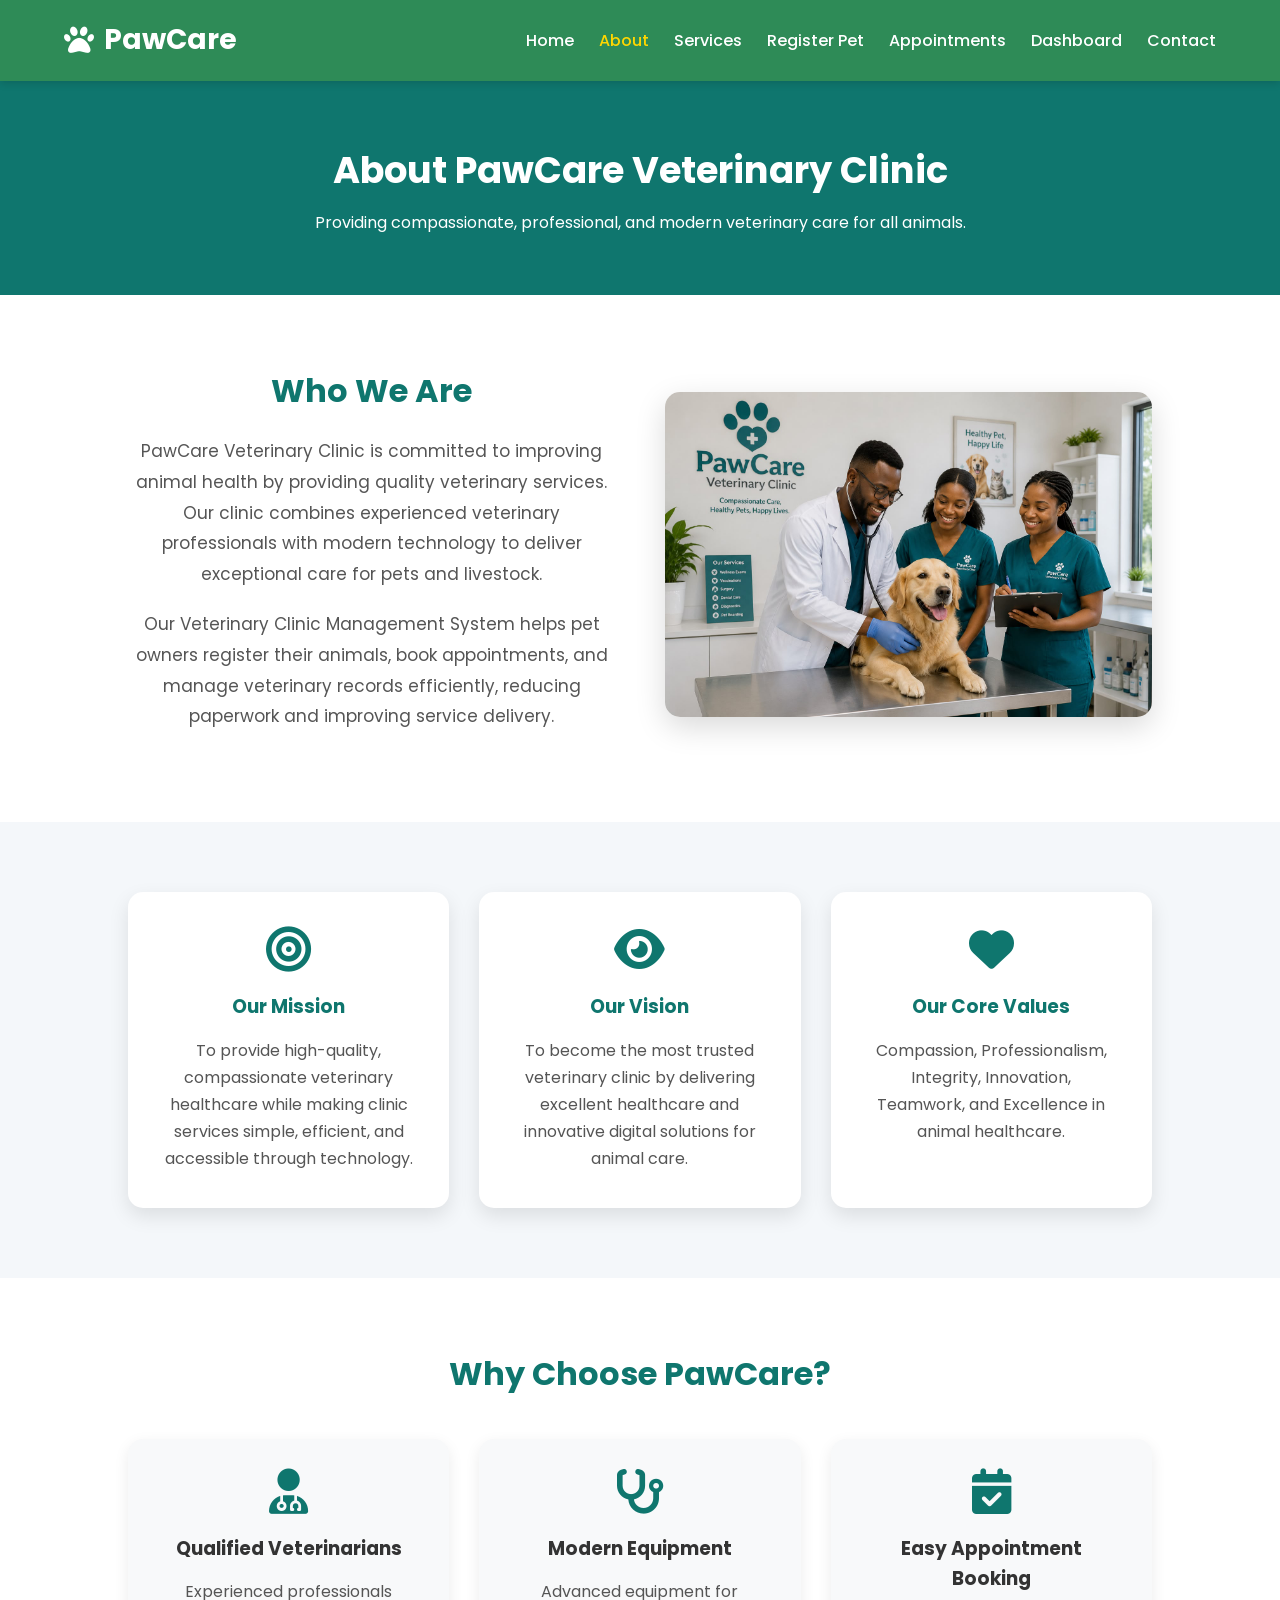
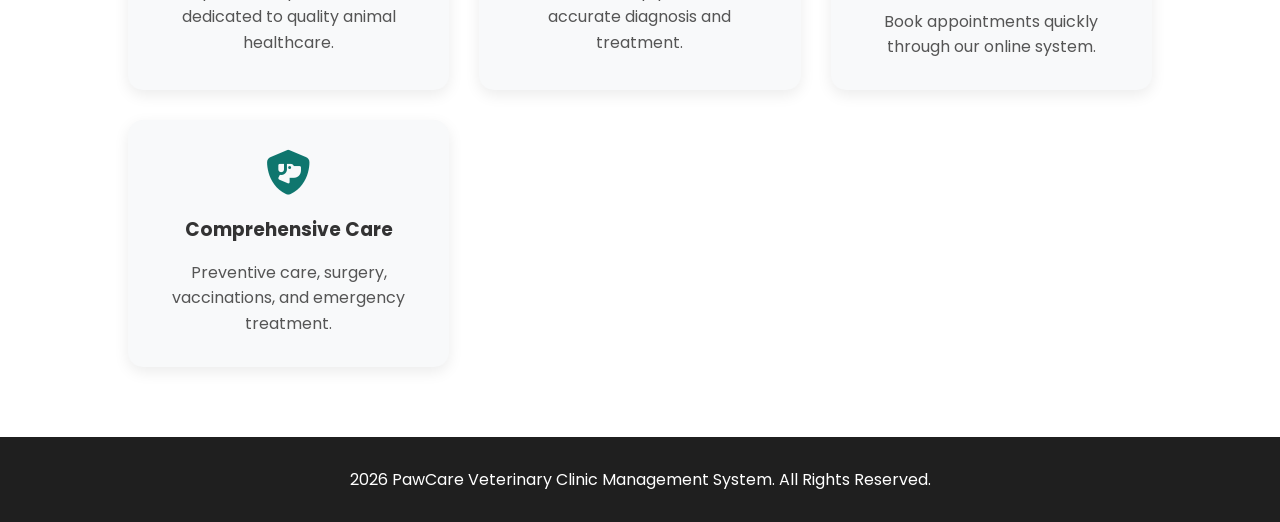
<file: about.html>
<!doctype html>
<html lang="en">
  <head>
    <meta charset="UTF-8" />
    <meta name="viewport" content="width=device-width, initial-scale=1.0" />
    <title>About Us | PawCare Veterinary Clinic</title>

    <link rel="preconnect" href="https://fonts.googleapis.com" />
    <link rel="preconnect" href="https://fonts.gstatic.com" crossorigin />

    <link
      href="https://fonts.googleapis.com/css2?family=Poppins:wght@300;400;500;600;700&display=swap"
      rel="stylesheet"
    />

    <!-- Font Awesome -->
    <link
      rel="stylesheet"
      href="https://cdnjs.cloudflare.com/ajax/libs/font-awesome/6.6.0/css/all.min.css"
    />

    <link rel="stylesheet" href="css/styles.css" />
  </head>

  <body>
    <header>
      <nav class="navbar">
        <div class="logo">
          <i class="fa-solid fa-paw"></i>
          <h2>PawCare</h2>
        </div>

        <ul class="nav-links">
          <li><a href="index.html">Home</a></li>
          <li><a href="about.html" class="active">About</a></li>
          <li><a href="services.html">Services</a></li>
          <li><a href="register.html">Register Pet</a></li>
          <li><a href="appointment.html">Appointments</a></li>
          <li><a href="dashboard.html">Dashboard</a></li>
          <li><a href="contact.html">Contact</a></li>
        </ul>
      </nav>
    </header>

    <!-- Hero -->

    <section class="page-header">
      <h1>About PawCare Veterinary Clinic</h1>

      <p>
        Providing compassionate, professional, and modern veterinary care for
        all animals.
      </p>
    </section>

    <!-- About -->

    <section class="about-section">
      <div class="about-content">
        <div class="about-text">
          <h2>Who We Are</h2>

          <p>
            PawCare Veterinary Clinic is committed to improving animal health by
            providing quality veterinary services. Our clinic combines
            experienced veterinary professionals with modern technology to
            deliver exceptional care for pets and livestock.
          </p>

          <p>
            Our Veterinary Clinic Management System helps pet owners register
            their animals, book appointments, and manage veterinary records
            efficiently, reducing paperwork and improving service delivery.
          </p>
        </div>

        <div class="about-image">
          <img src="images/vet-team.jpg" alt="Veterinary Team" />
        </div>
      </div>
    </section>

    <section class="mission-section">
      <div class="mission-card">
        <i class="fa-solid fa-bullseye"></i>

        <h3>Our Mission</h3>

        <p>
          To provide high-quality, compassionate veterinary healthcare while
          making clinic services simple, efficient, and accessible through
          technology.
        </p>
      </div>

      <div class="mission-card">
        <i class="fa-solid fa-eye"></i>

        <h3>Our Vision</h3>

        <p>
          To become the most trusted veterinary clinic by delivering excellent
          healthcare and innovative digital solutions for animal care.
        </p>
      </div>

      <div class="mission-card">
        <i class="fa-solid fa-heart"></i>

        <h3>Our Core Values</h3>

        <p>
          Compassion, Professionalism, Integrity, Innovation, Teamwork, and
          Excellence in animal healthcare.
        </p>
      </div>
    </section>

    <!-- Why Choose Us -->

    <section class="why-us">
      <h2>Why Choose PawCare?</h2>

      <div class="features">
        <div class="feature-box">
          <i class="fa-solid fa-user-doctor"></i>
          <h3>Qualified Veterinarians</h3>
          <p>
            Experienced professionals dedicated to quality animal healthcare.
          </p>
        </div>

        <div class="feature-box">
          <i class="fa-solid fa-stethoscope"></i>
          <h3>Modern Equipment</h3>
          <p>Advanced equipment for accurate diagnosis and treatment.</p>
        </div>

        <div class="feature-box">
          <i class="fa-solid fa-calendar-check"></i>
          <h3>Easy Appointment Booking</h3>
          <p>Book appointments quickly through our online system.</p>
        </div>

        <div class="feature-box">
          <i class="fa-solid fa-shield-dog"></i>
          <h3>Comprehensive Care</h3>
          <p>
            Preventive care, surgery, vaccinations, and emergency treatment.
          </p>
        </div>
      </div>
    </section>

    <footer>
      <p>
        2026 PawCare Veterinary Clinic Management System. All Rights Reserved.
      </p>
    </footer>
  </body>
</html>
</file>
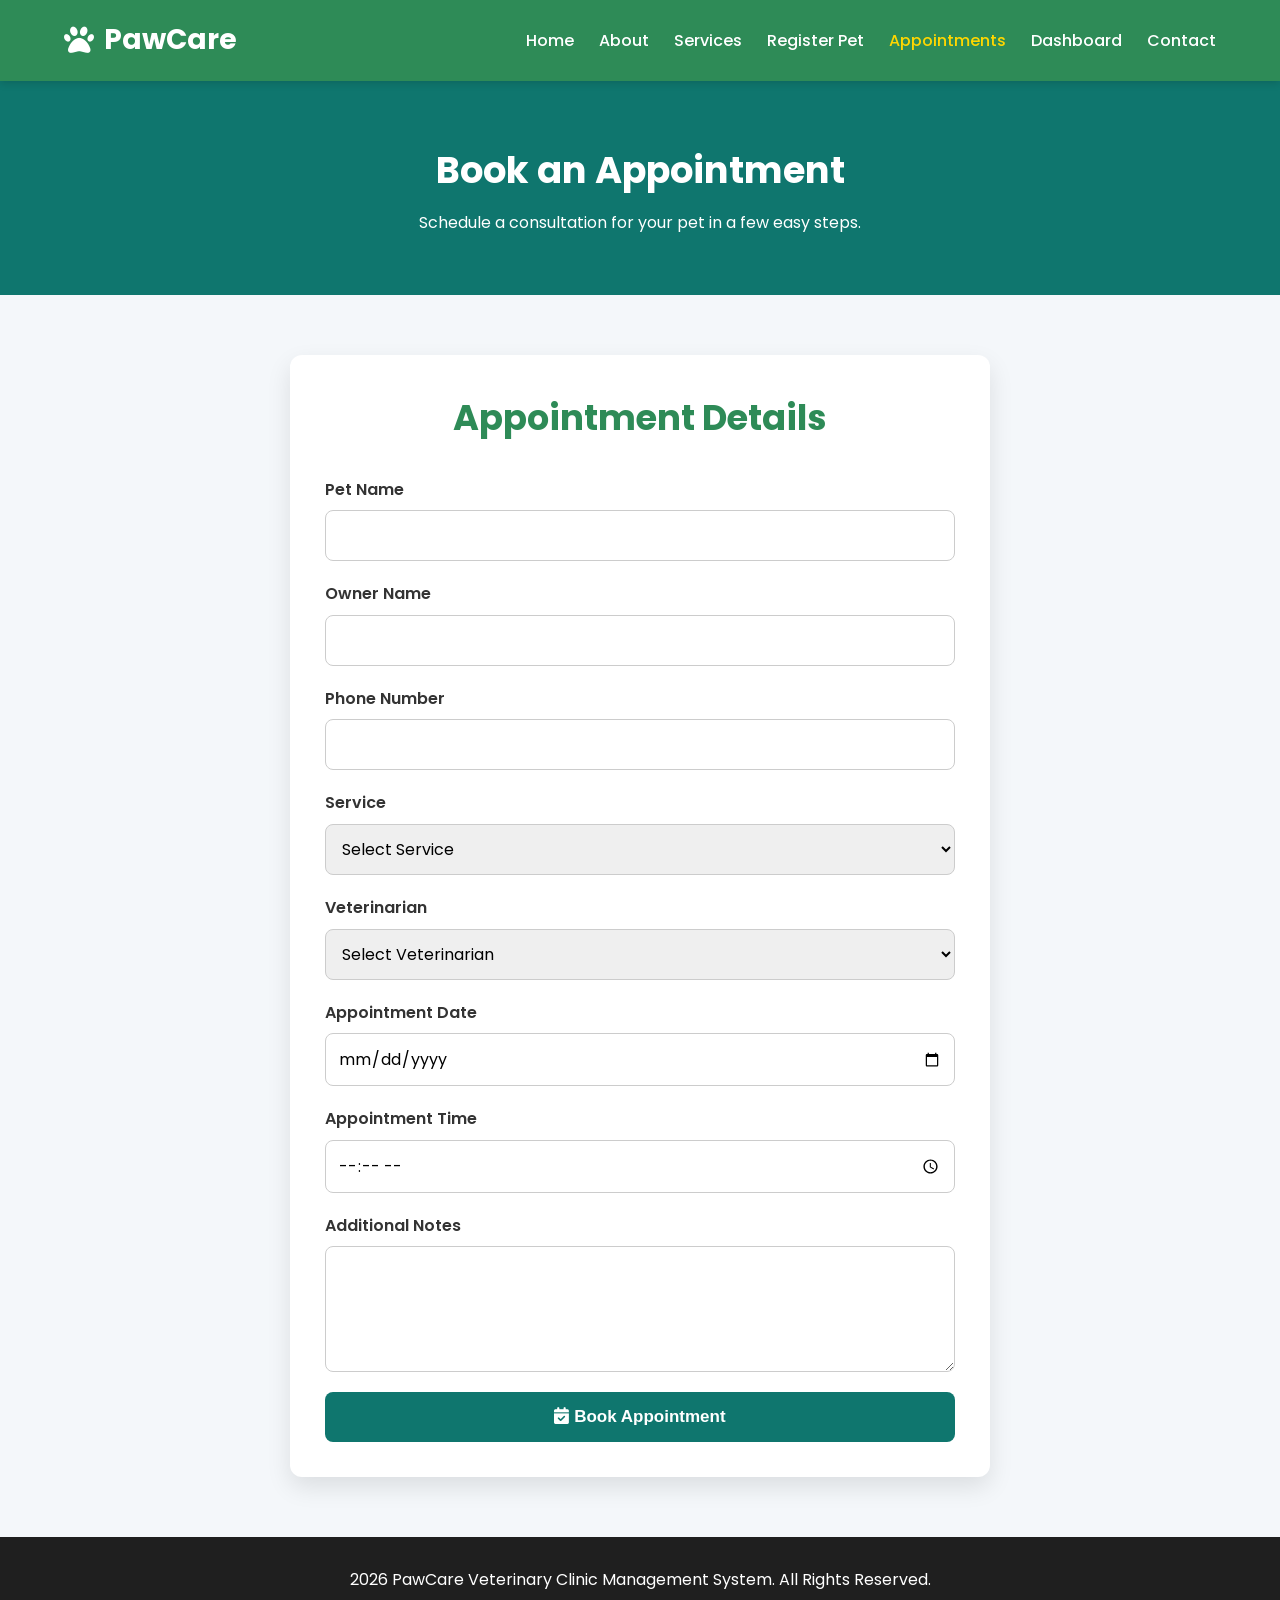
<file: appointment.html>
<!doctype html>
<html lang="en">
  <head>
    <meta charset="UTF-8" />
    <meta name="viewport" content="width=device-width, initial-scale=1.0" />
    <title>Book Appointment | PawCare</title>

    <!-- Google Fonts -->
    <link rel="preconnect" href="https://fonts.googleapis.com" />
    <link rel="preconnect" href="https://fonts.gstatic.com" crossorigin />
    <link
      href="https://fonts.googleapis.com/css2?family=Poppins:wght@300;400;500;600;700&display=swap"
      rel="stylesheet"
    />

    <!-- Font Awesome -->
    <link
      rel="stylesheet"
      href="https://cdnjs.cloudflare.com/ajax/libs/font-awesome/6.6.0/css/all.min.css"
    />

    <!-- CSS -->
    <link rel="stylesheet" href="css/styles.css" />
  </head>

  <body>
    <!-- ================= HEADER ================= -->

    <header>
      <nav class="navbar">
        <div class="logo">
          <i class="fa-solid fa-paw"></i>
          <h2>PawCare</h2>
        </div>

        <ul class="nav-links">
          <li><a href="index.html">Home</a></li>
          <li><a href="about.html">About</a></li>
          <li><a href="services.html">Services</a></li>
          <li><a href="register.html">Register Pet</a></li>
          <li><a href="appointment.html" class="active">Appointments</a></li>
          <li><a href="dashboard.html">Dashboard</a></li>
          <li><a href="contact.html">Contact</a></li>
        </ul>
      </nav>
    </header>

    <!-- ================= PAGE HEADER ================= -->

    <section class="page-header">
      <h1>Book an Appointment</h1>
      <p>Schedule a consultation for your pet in a few easy steps.</p>
    </section>

    <!-- ================= APPOINTMENT FORM ================= -->

    <section class="appointment">
      <div class="form-container">
        <form id="appointmentForm">
          <h2>Appointment Details</h2>

          <div class="input-group">
            <label for="petName">Pet Name</label>
            <input type="text" id="petName" required />
          </div>

          <div class="input-group">
            <label for="ownerName">Owner Name</label>
            <input type="text" id="ownerName" required />
          </div>

          <div class="input-group">
            <label for="phone">Phone Number</label>
            <input type="tel" id="phone" required />
          </div>

          <div class="input-group">
            <label for="service">Service</label>

            <select id="service" required>
              <option value="">Select Service</option>
              <option>Vaccination</option>
              <option>General Check-up</option>
              <option>Surgery</option>
              <option>Dental Care</option>
              <option>Emergency Care</option>
              <option>Deworming</option>
            </select>
          </div>

          <div class="input-group">
            <label for="doctor">Veterinarian</label>

            <select id="doctor" required>
              <option value="">Select Veterinarian</option>
              <option>Dr. James</option>
              <option>Dr. Sarah</option>
              <option>Dr. Peter</option>
            </select>
          </div>

          <div class="input-group">
            <label for="date">Appointment Date</label>
            <input type="date" id="date" required />
          </div>

          <div class="input-group">
            <label for="time">Appointment Time</label>
            <input type="time" id="time" required />
          </div>

          <div class="input-group">
            <label for="notes">Additional Notes</label>
            <textarea id="notes" rows="4"></textarea>
          </div>

          <button type="submit" class="btn">
            <i class="fa-solid fa-calendar-check"></i>
            Book Appointment
          </button>
        </form>
      </div>
    </section>

    <!-- ================= FOOTER ================= -->

    <footer>
      <p>
        2026 PawCare Veterinary Clinic Management System. All Rights Reserved.
      </p>
    </footer>

    <script src="appointment.js"></script>
  </body>
</html>
</file>
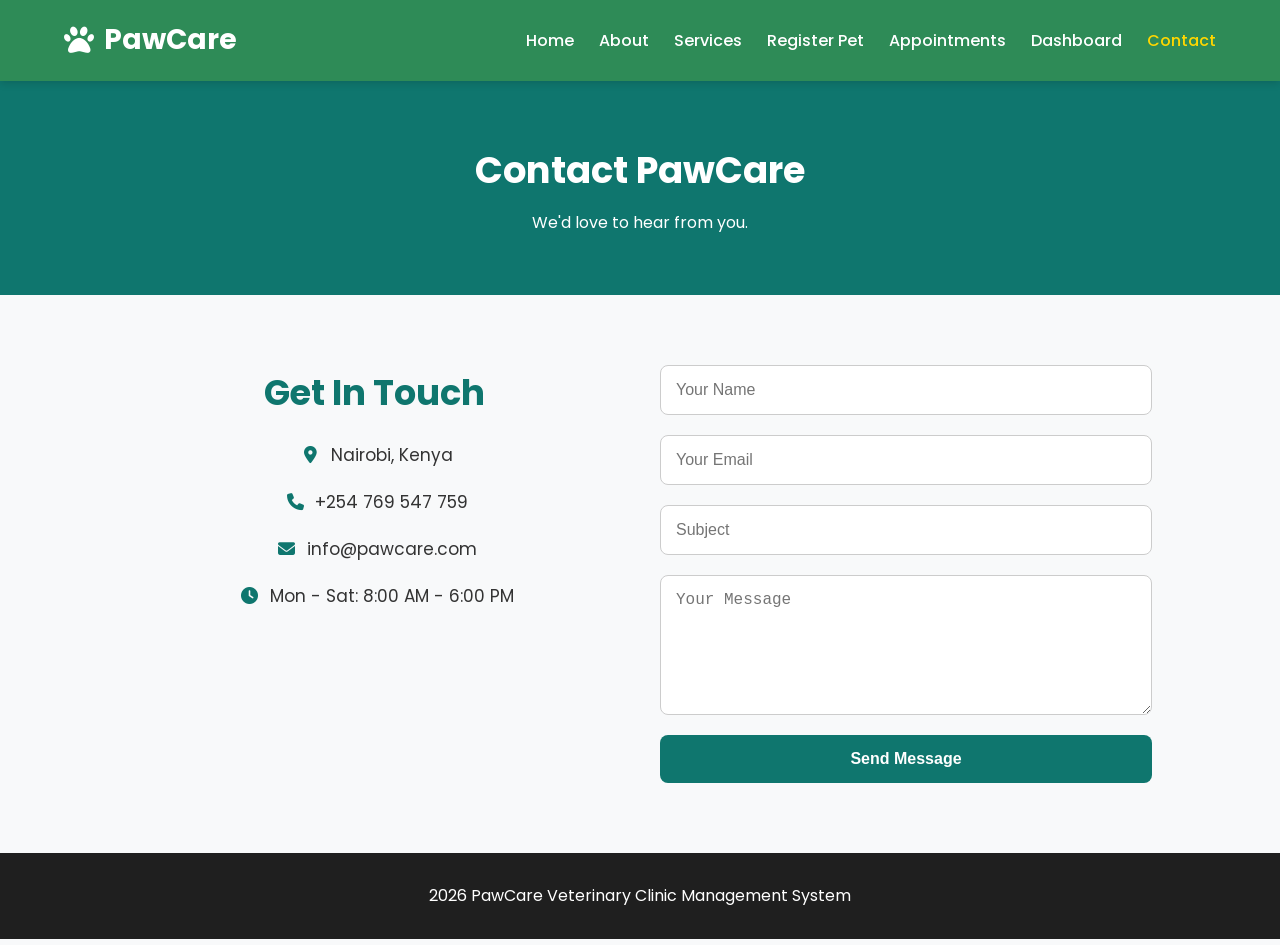
<file: contact.html>
<!doctype html>
<html lang="en">
  <head>
    <meta charset="UTF-8" />
    <meta name="viewport" content="width=device-width, initial-scale=1.0" />
    <title>Contact Us | PawCare</title>

    <link rel="preconnect" href="https://fonts.googleapis.com" />
    <link rel="preconnect" href="https://fonts.gstatic.com" crossorigin />

    <link
      href="https://fonts.googleapis.com/css2?family=Poppins:wght@300;400;500;600;700&display=swap"
      rel="stylesheet"
    />

    <link
      rel="stylesheet"
      href="https://cdnjs.cloudflare.com/ajax/libs/font-awesome/6.6.0/css/all.min.css"
    />

    <link rel="stylesheet" href="css/styles.css" />
  </head>

  <body>
    <header>
      <nav class="navbar">
        <div class="logo">
          <i class="fa-solid fa-paw"></i>
          <h2>PawCare</h2>
        </div>

        <ul class="nav-links">
          <li><a href="index.html">Home</a></li>
          <li><a href="about.html">About</a></li>
          <li><a href="services.html">Services</a></li>
          <li><a href="register.html">Register Pet</a></li>
          <li><a href="appointment.html">Appointments</a></li>
          <li><a href="dashboard.html">Dashboard</a></li>
          <li><a href="contact.html" class="active">Contact</a></li>
        </ul>
      </nav>
    </header>

    <section class="page-header">
      <h1>Contact PawCare</h1>

      <p>We'd love to hear from you.</p>
    </section>

    <section class="contact-container">
      <div class="contact-info">
        <h2>Get In Touch</h2>

        <p><i class="fa-solid fa-location-dot"></i> Nairobi, Kenya</p>

        <p><i class="fa-solid fa-phone"></i> +254 769 547 759</p>

        <p><i class="fa-solid fa-envelope"></i> info@pawcare.com</p>

        <p><i class="fa-solid fa-clock"></i> Mon - Sat: 8:00 AM - 6:00 PM</p>
      </div>

      <div class="contact-form">
        <form>
          <input type="text" placeholder="Your Name" required />

          <input type="email" placeholder="Your Email" required />

          <input type="text" placeholder="Subject" required />

          <textarea rows="6" placeholder="Your Message"></textarea>

          <button type="submit" class="btn">Send Message</button>
        </form>
      </div>
    </section>

    <footer>
      <p>2026 PawCare Veterinary Clinic Management System</p>
    </footer>
  </body>
</html>
</file>
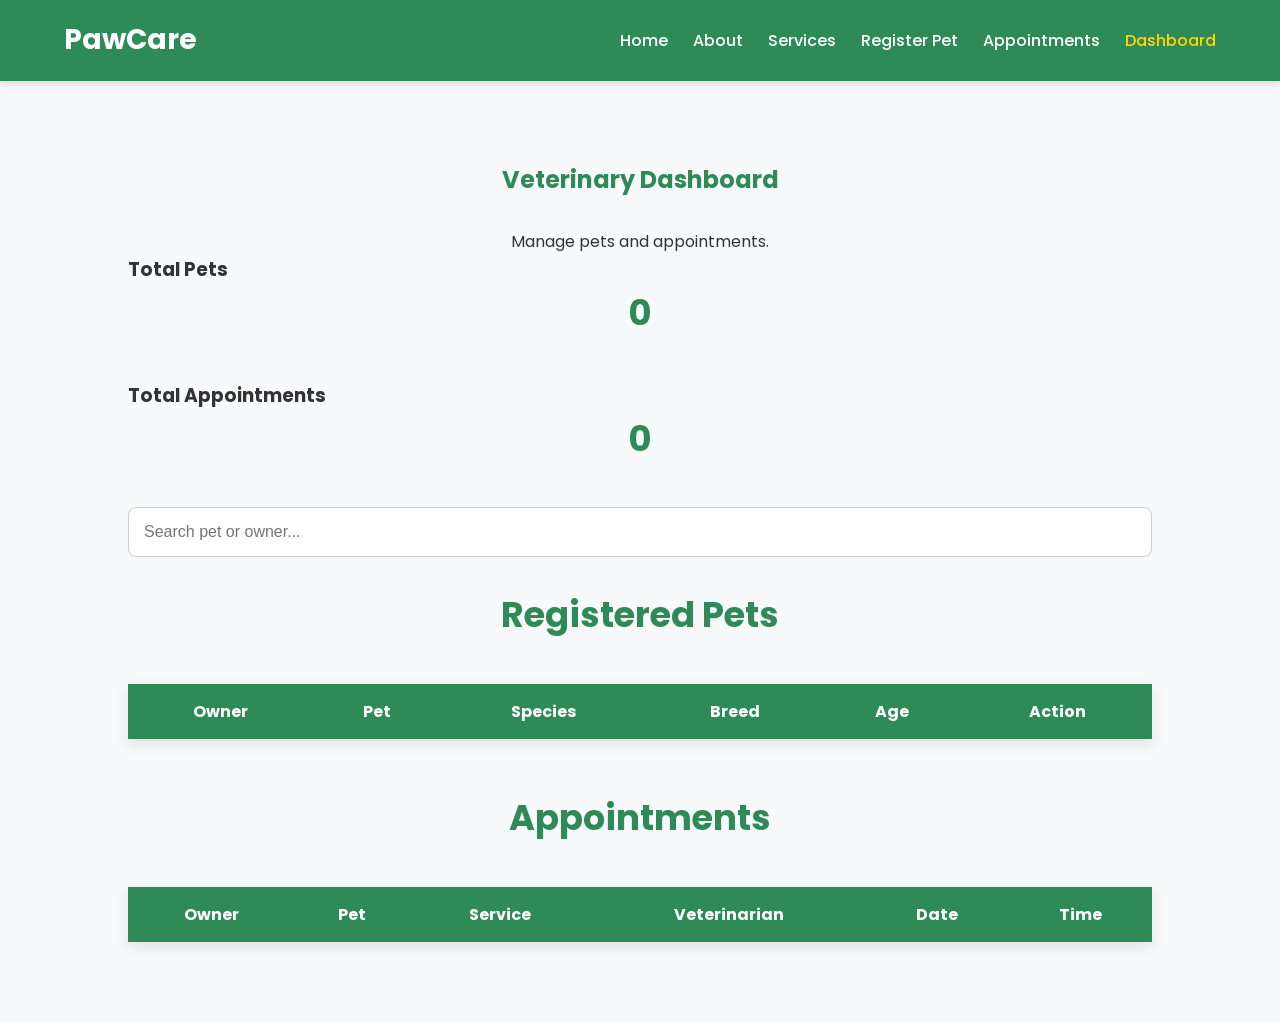
<file: dashboard.html>
<!doctype html>
<html lang="en">
  <head>
    <meta charset="UTF-8" />
    <meta name="viewport" content="width=device-width, initial-scale=1.0" />

    <title>Dashboard | PawCare</title>

    <!-- Google Font -->
    <link rel="preconnect" href="https://fonts.googleapis.com" />
    <link rel="preconnect" href="https://fonts.gstatic.com" crossorigin />

    <link
      href="https://fonts.googleapis.com/css2?family=Poppins:wght@300;400;500;600;700&display=swap"
      rel="stylesheet"
    />

    <!-- Font Awesome -->
    <link
      rel="stylesheet"
      href="https://cdnjs.cloudflare.com/ajax/libs/font-awesome/6.6.0/css/all.min.css"
    />

    <link rel="stylesheet" href="css/styles.css" />
  </head>

  <body>
    <!-- Navigation -->

    <header>
      <nav class="navbar">
        <div class="logo">
          <h2>PawCare</h2>
        </div>

        <ul class="nav-links">
          <li><a href="index.html">Home</a></li>

          <li><a href="about.html">About</a></li>

          <li><a href="services.html">Services</a></li>

          <li><a href="register.html">Register Pet</a></li>

          <li><a href="appointment.html">Appointments</a></li>

          <li><a href="dashboard.html" class="active">Dashboard</a></li>
        </ul>
      </nav>
    </header>

    <!-- Dashboard -->

    <section class="dashboard">
      <h1>Veterinary Dashboard</h1>

      <p>Manage pets and appointments.</p>

      <!-- Statistics -->

      <div class="dashboard-cards">
        <div class="card">
          <h3>Total Pets</h3>

          <h2 id="totalPets">0</h2>
        </div>

        <div class="card">
          <h3>Total Appointments</h3>

          <h2 id="totalAppointments">0</h2>
        </div>
      </div>

      <!-- Search -->

      <input type="text" id="search" placeholder="Search pet or owner..." />

      <!-- Registered Pets -->

      <h2>Registered Pets</h2>

      <table>
        <thead>
          <tr>
            <th>Owner</th>

            <th>Pet</th>

            <th>Species</th>

            <th>Breed</th>

            <th>Age</th>

            <th>Action</th>
          </tr>
        </thead>

        <tbody id="petTable"></tbody>
      </table>

      <br /><br />

      <!-- Appointments -->

      <h2>Appointments</h2>

      <table>
        <thead>
          <tr>
            <th>Owner</th>

            <th>Pet</th>

            <th>Service</th>

            <th>Veterinarian</th>

            <th>Date</th>

            <th>Time</th>
          </tr>
        </thead>

        <tbody id="appointmentBody"></tbody>
      </table>
    </section>

    <script src="dashboard.js"></script>
  </body>
</html>
</file>
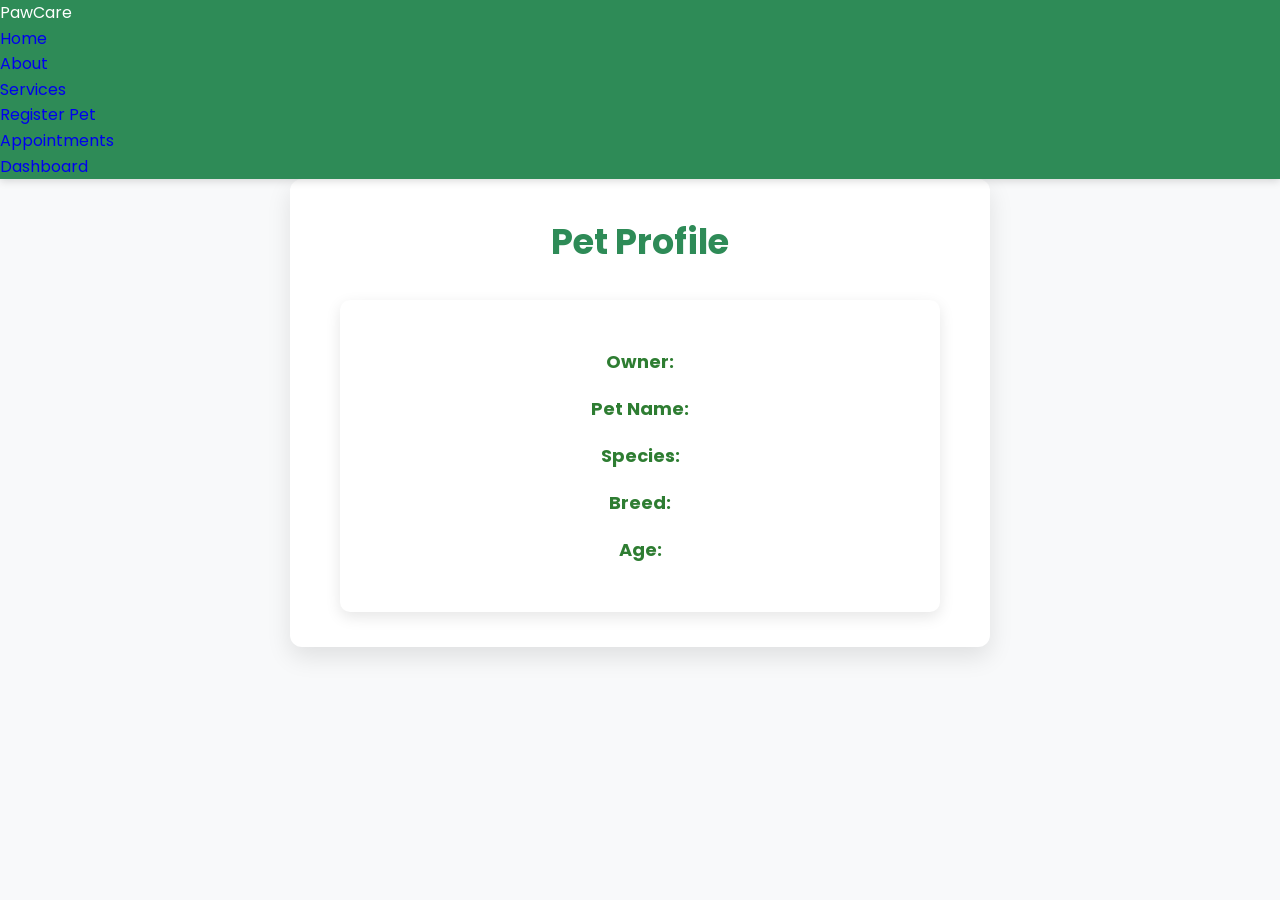
<file: pet-details.html>
<!doctype html>
<html lang="en">
  <head>
    <meta charset="UTF-8" />
    <meta name="viewport" content="width=device-width, initial-scale=1.0" />
    <title>Pet Details | PawCare</title>

    <link rel="preconnect" href="https://fonts.googleapis.com" />
    <link rel="preconnect" href="https://fonts.gstatic.com" crossorigin />

    <link
      href="https://fonts.googleapis.com/css2?family=Poppins:wght@300;400;500;600;700&display=swap"
      rel="stylesheet"
    />

    <link rel="stylesheet" href="css/styles.css" />
  </head>

  <body>
    <header>
      <div class="logo">PawCare</div>

      <nav>
        <ul>
          <li><a href="index.html">Home</a></li>
          <li><a href="about.html">About</a></li>
          <li><a href="services.html">Services</a></li>
          <li><a href="register.html">Register Pet</a></li>
          <li><a href="appointment.html">Appointments</a></li>
          <li><a href="dashboard.html">Dashboard</a></li>
        </ul>
      </nav>
    </header>

    <section class="form-container">
      <h2>Pet Profile</h2>

      <div class="pet-card">
        <p><strong>Owner:</strong> <span id="owner"></span></p>

        <p><strong>Pet Name:</strong> <span id="pet"></span></p>

        <p><strong>Species:</strong> <span id="species"></span></p>

        <p><strong>Breed:</strong> <span id="breed"></span></p>

        <p><strong>Age:</strong> <span id="age"></span></p>
      </div>
    </section>

    <script src="pet-details.js"></script>
  </body>
</html>
</file>
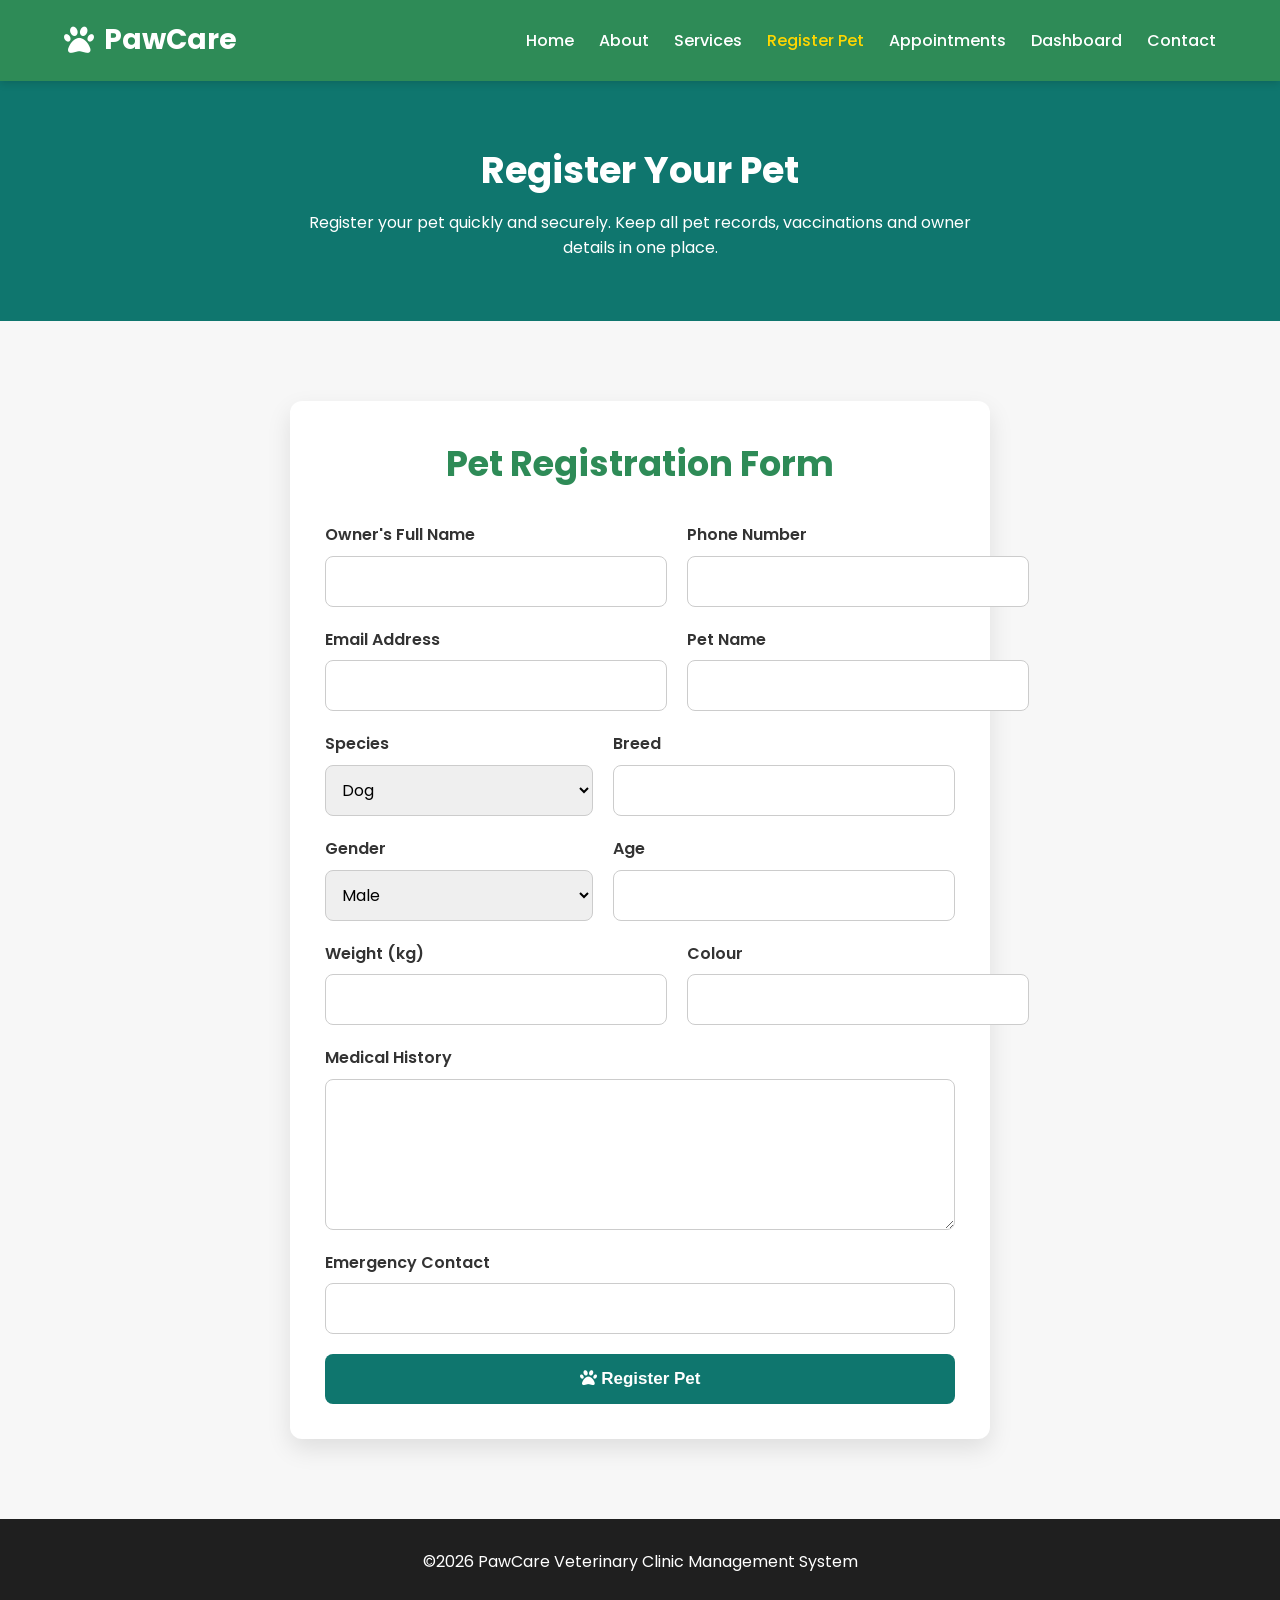
<file: register.html>
<!doctype html>
<html lang="en">
  <head>
    <meta charset="UTF-8" />
    <meta name="viewport" content="width=device-width, initial-scale=1.0" />
    <title>Register Pet | PawCare Veterinary Clinic</title>

    <!-- Google Fonts -->
    <link rel="preconnect" href="https://fonts.googleapis.com" />
    <link rel="preconnect" href="https://fonts.gstatic.com" crossorigin />
    <link
      href="https://fonts.googleapis.com/css2?family=Poppins:wght@300;400;500;600;700&display=swap"
      rel="stylesheet"
    />

    <!-- Font Awesome -->
    <link
      rel="stylesheet"
      href="https://cdnjs.cloudflare.com/ajax/libs/font-awesome/6.6.0/css/all.min.css"
    />

    <!-- CSS -->
    <link rel="stylesheet" href="css/styles.css" />
  </head>

  <body>
    <header>
      <nav class="navbar">
        <div class="logo">
          <i class="fa-solid fa-paw"></i>
          <h2>PawCare</h2>
        </div>

        <ul class="nav-links">
          <li><a href="index.html">Home</a></li>
          <li><a href="about.html">About</a></li>
          <li><a href="services.html">Services</a></li>
          <li><a href="register.html" class="active">Register Pet</a></li>
          <li><a href="appointment.html">Appointments</a></li>
          <li><a href="dashboard.html">Dashboard</a></li>
          <li><a href="contact.html">Contact</a></li>
        </ul>
      </nav>
    </header>

    <section class="page-header">
      <h1>Register Your Pet</h1>

      <p>
        Register your pet quickly and securely. Keep all pet records,
        vaccinations and owner details in one place.
      </p>
    </section>

    <section class="registration">
      <div class="form-container">
        <h2>Pet Registration Form</h2>

        <form id="petForm">
          <div class="form-row">
            <div class="input-group">
              <label>Owner's Full Name</label>
              <input type="text" id="ownerName" required />
            </div>

            <div class="input-group">
              <label>Phone Number</label>
              <input type="tel" id="phone" required />
            </div>
          </div>

          <div class="form-row">
            <div class="input-group">
              <label>Email Address</label>
              <input type="email" id="email" />
            </div>

            <div class="input-group">
              <label>Pet Name</label>
              <input type="text" id="petName" required />
            </div>
          </div>

          <div class="form-row">
            <div class="input-group">
              <label>Species</label>

              <select id="species">
                <option>Dog</option>
                <option>Cat</option>
                <option>Rabbit</option>
                <option>Goat</option>
                <option>Cattle</option>
                <option>Sheep</option>
                <option>Horse</option>
                <option>Other</option>
              </select>
            </div>

            <div class="input-group">
              <label>Breed</label>

              <input type="text" id="breed" />
            </div>
          </div>

          <div class="form-row">
            <div class="input-group">
              <label>Gender</label>

              <select id="gender">
                <option>Male</option>
                <option>Female</option>
              </select>
            </div>

            <div class="input-group">
              <label>Age</label>

              <input type="number" id="age" />
            </div>
          </div>

          <div class="form-row">
            <div class="input-group">
              <label>Weight (kg)</label>

              <input type="number" id="weight" />
            </div>

            <div class="input-group">
              <label>Colour</label>

              <input type="text" id="colour" />
            </div>
          </div>

          <div class="input-group">
            <label>Medical History</label>

            <textarea rows="5" id="history"></textarea>
          </div>

          <div class="input-group">
            <label>Emergency Contact</label>

            <input type="text" id="emergency" />
          </div>

          <button class="btn" type="submit">
            <i class="fa-solid fa-paw"></i>

            Register Pet
          </button>
        </form>
      </div>
    </section>

    <footer>
      <p>©2026 PawCare Veterinary Clinic Management System</p>
    </footer>

    <script src="register.js"></script>
  </body>
</html>
</file>
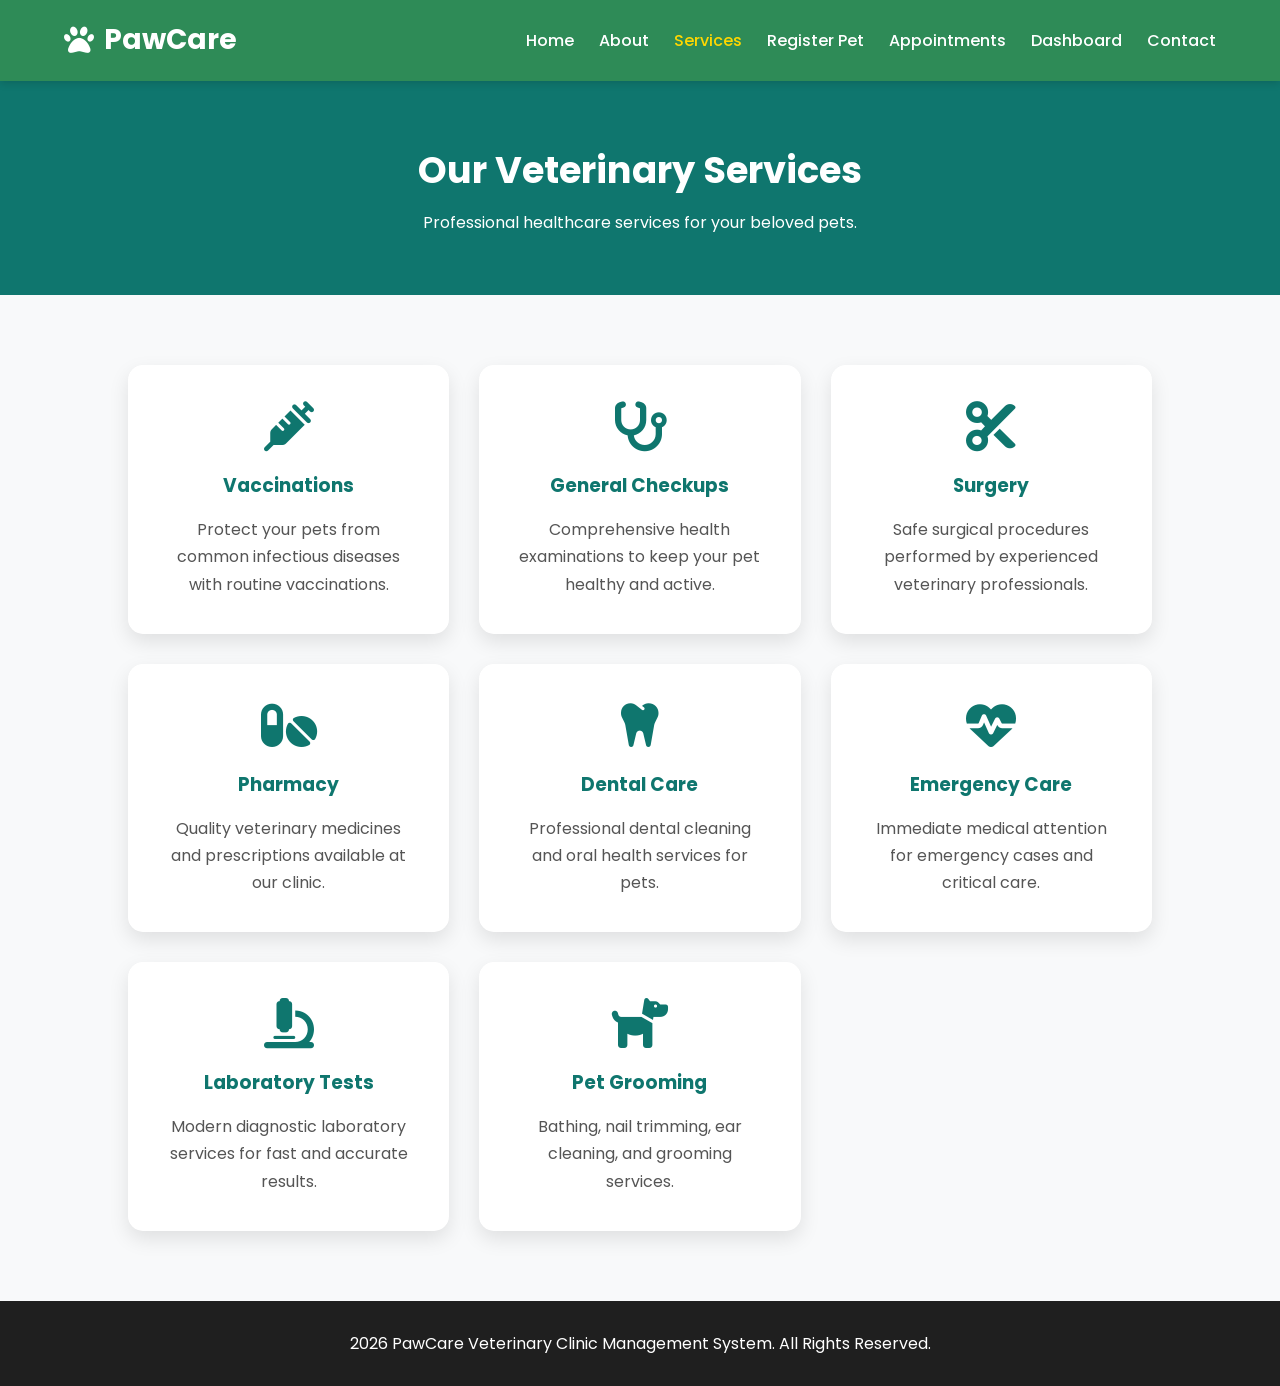
<file: services.html>
<!doctype html>
<html lang="en">
  <head>
    <meta charset="UTF-8" />
    <meta name="viewport" content="width=device-width, initial-scale=1.0" />
    <title>Services | PawCare Veterinary Clinic</title>

    <link rel="preconnect" href="https://fonts.googleapis.com" />
    <link rel="preconnect" href="https://fonts.gstatic.com" crossorigin />

    <link
      href="https://fonts.googleapis.com/css2?family=Poppins:wght@300;400;500;600;700&display=swap"
      rel="stylesheet"
    />

    <link
      rel="stylesheet"
      href="https://cdnjs.cloudflare.com/ajax/libs/font-awesome/6.6.0/css/all.min.css"
    />

    <link rel="stylesheet" href="css/styles.css" />
  </head>

  <body>
    <header>
      <nav class="navbar">
        <div class="logo">
          <i class="fa-solid fa-paw"></i>
          <h2>PawCare</h2>
        </div>

        <ul class="nav-links">
          <li><a href="index.html">Home</a></li>
          <li><a href="about.html">About</a></li>
          <li><a href="services.html" class="active">Services</a></li>
          <li><a href="register.html">Register Pet</a></li>
          <li><a href="appointment.html">Appointments</a></li>
          <li><a href="dashboard.html">Dashboard</a></li>
          <li><a href="contact.html">Contact</a></li>
        </ul>
      </nav>
    </header>

    <section class="page-header">
      <h1>Our Veterinary Services</h1>
      <p>Professional healthcare services for your beloved pets.</p>
    </section>

    <section class="services-section">
      <div class="service-card">
        <i class="fa-solid fa-syringe"></i>
        <h3>Vaccinations</h3>
        <p>
          Protect your pets from common infectious diseases with routine
          vaccinations.
        </p>
      </div>

      <div class="service-card">
        <i class="fa-solid fa-stethoscope"></i>
        <h3>General Checkups</h3>
        <p>
          Comprehensive health examinations to keep your pet healthy and active.
        </p>
      </div>

      <div class="service-card">
        <i class="fa-solid fa-scissors"></i>
        <h3>Surgery</h3>
        <p>
          Safe surgical procedures performed by experienced veterinary
          professionals.
        </p>
      </div>

      <div class="service-card">
        <i class="fa-solid fa-pills"></i>
        <h3>Pharmacy</h3>
        <p>
          Quality veterinary medicines and prescriptions available at our
          clinic.
        </p>
      </div>

      <div class="service-card">
        <i class="fa-solid fa-tooth"></i>
        <h3>Dental Care</h3>
        <p>Professional dental cleaning and oral health services for pets.</p>
      </div>

      <div class="service-card">
        <i class="fa-solid fa-heart-pulse"></i>
        <h3>Emergency Care</h3>
        <p>
          Immediate medical attention for emergency cases and critical care.
        </p>
      </div>

      <div class="service-card">
        <i class="fa-solid fa-microscope"></i>
        <h3>Laboratory Tests</h3>
        <p>
          Modern diagnostic laboratory services for fast and accurate results.
        </p>
      </div>

      <div class="service-card">
        <i class="fa-solid fa-dog"></i>
        <h3>Pet Grooming</h3>
        <p>Bathing, nail trimming, ear cleaning, and grooming services.</p>
      </div>
    </section>

    <footer>
      <p>
        2026 PawCare Veterinary Clinic Management System. All Rights Reserved.
      </p>
    </footer>
  </body>
</html>
</file>
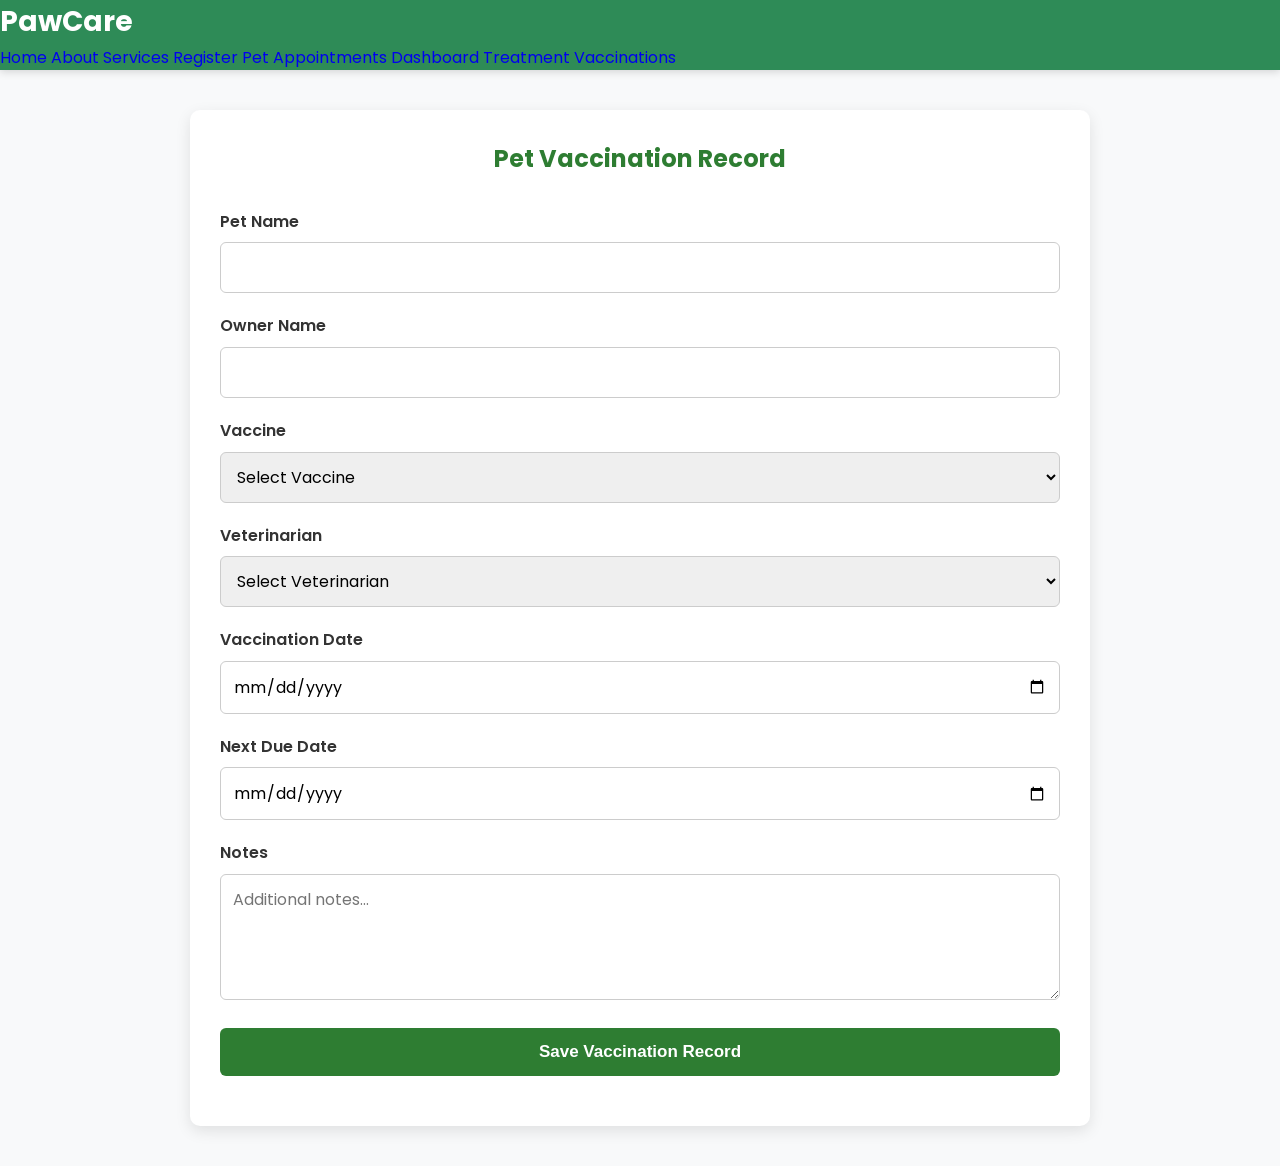
<file: vaccinations.html>
<!doctype html>
<html lang="en">
  <head>
    <meta charset="UTF-8" />
    <meta name="viewport" content="width=device-width, initial-scale=1.0" />
    <title>Vaccinations | PawCare</title>

    <link rel="preconnect" href="https://fonts.googleapis.com" />
    <link rel="preconnect" href="https://fonts.gstatic.com" crossorigin />

    <link
      href="https://fonts.googleapis.com/css2?family=Poppins:wght@300;400;500;600;700&display=swap"
      rel="stylesheet"
    />

    <link
      rel="stylesheet"
      href="https://cdnjs.cloudflare.com/ajax/libs/font-awesome/6.6.0/css/all.min.css"
    />

    <link rel="stylesheet" href="css/styles.css" />
  </head>

  <body>
    <header>
      <div class="logo">
        <h2>PawCare</h2>
      </div>

      <nav>
        <a href="index.html">Home</a>
        <a href="about.html">About</a>
        <a href="services.html">Services</a>
        <a href="register.html">Register Pet</a>
        <a href="appointment.html">Appointments</a>
        <a href="dashboard.html">Dashboard</a>
        <a href="treatments.html">Treatment</a>
        <a href="vaccinations.html" class="active">Vaccinations</a>
      </nav>
    </header>

    <section class="form-section">
      <h1>Pet Vaccination Record</h1>

      <form id="vaccinationForm">
        <div class="form-group">
          <label for="petName">Pet Name</label>
          <input type="text" id="petName" required />
        </div>

        <div class="form-group">
          <label for="ownerName">Owner Name</label>
          <input type="text" id="ownerName" required />
        </div>

        <div class="form-group">
          <label for="vaccine">Vaccine</label>
          <select id="vaccine" required>
            <option value="">Select Vaccine</option>
            <option>Rabies</option>
            <option>DHPP</option>
            <option>Leptospirosis</option>
            <option>Bordetella</option>
            <option>FVRCP (Cats)</option>
            <option>FeLV (Cats)</option>
          </select>
        </div>

        <div class="form-group">
          <label for="doctor">Veterinarian</label>
          <select id="doctor" required>
            <option value="">Select Veterinarian</option>
            <option>Dr. James</option>
            <option>Dr. Mercy</option>
            <option>Dr. Peter</option>
            <option>Dr. Susan</option>
          </select>
        </div>

        <div class="form-group">
          <label for="vaccinationDate">Vaccination Date</label>
          <input type="date" id="vaccinationDate" required />
        </div>

        <div class="form-group">
          <label for="nextDue">Next Due Date</label>
          <input type="date" id="nextDue" required />
        </div>

        <div class="form-group">
          <label for="notes">Notes</label>
          <textarea
            id="notes"
            rows="4"
            placeholder="Additional notes..."
          ></textarea>
        </div>

        <div class="form-group">
          <button type="submit">Save Vaccination Record</button>
        </div>
      </form>
    </section>

    <script src="vaccination.js"></script>
  </body>
</html>
</file>
<file: css/styles.css>
* {
  margin: 0;
  padding: 0;
  box-sizing: border-box;
}

html {
  scroll-behavior: smooth;
}

body {
  font-family: "Poppins", sans-serif;
  background: #f8f9fa;
  color: #333;
  line-height: 1.6;
}

a {
  text-decoration: none;
}

ul {
  list-style: none;
}

img {
  max-width: 100%;
}

header {
  background: #2e8b57;
  position: sticky;
  top: 0;
  z-index: 1000;
  box-shadow: 0 2px 8px rgba(0, 0, 0, 0.15);
}

.navbar {
  width: 90%;
  max-width: 1200px;
  margin: auto;
  display: flex;
  justify-content: space-between;
  align-items: center;
  padding: 18px 0;
}

.logo {
  display: flex;
  align-items: center;
  gap: 10px;
  color: #fff;
}

.logo i {
  font-size: 30px;
}

.logo h2 {
  font-size: 28px;
}

.nav-links {
  display: flex;
  gap: 25px;
}

.nav-links a {
  color: white;
  font-weight: 500;
  transition: 0.3s;
}

.nav-links a:hover,
.nav-links .active {
  color: #ffd700;
}

.hero {
  height: 100vh;
  background:
    linear-gradient(rgba(0, 0, 0, 0.45), rgba(0, 0, 0, 0.45)),
    url("../images/hero.jpg");
  background-size: cover;
  background-position: center;
  background-repeat: no-repeat;

  display: flex;
  justify-content: center;
  align-items: center;
  text-align: center;
  color: white;
  padding: 20px;
}

.hero-content {
  max-width: 800px;
}

.hero h1 {
  font-size: 3.2rem;
  margin-bottom: 20px;
}

.hero p {
  font-size: 1.2rem;
  margin-bottom: 35px;
}

.hero-buttons {
  display: flex;
  justify-content: center;
  gap: 20px;
  flex-wrap: wrap;
}

.btn {
  background: #2e8b57;
  color: white;
  padding: 14px 32px;
  border-radius: 50px;
  font-weight: 600;
  transition: 0.3s;
}

.btn:hover {
  background: #246b44;
  transform: translateY(-3px);
}

.btn-secondary {
  background: white;
  color: #2e8b57;
}

.btn-secondary:hover {
  background: #e9ecef;
}

section {
  padding: 80px 10%;
}

section h2 {
  text-align: center;
  margin-bottom: 40px;
  color: #2e8b57;
  font-size: 2.2rem;
}

section p {
  text-align: center;
}

.about {
  background: white;
}

.services-btn {
  text-align: center;
  margin-top: 50px;
}

.services-btn .btn {
  display: inline-flex;
  align-items: center;
  gap: 10px;
  padding: 15px 35px;
  background: #2e8b57;
  color: #fff;
  border-radius: 50px;
  font-size: 17px;
  font-weight: 600;
  transition: 0.3s;
}

.services-btn .btn:hover {
  background: #246b44;
  transform: translateY(-4px);
  box-shadow: 0 10px 25px rgba(46, 139, 87, 0.3);
}
.services {
  background:
    linear-gradient(rgba(0, 0, 0, 0.65), rgba(0, 0, 0, 0.65)),
    url("../images/services-bg.jpg");

  background-size: cover;
  background-position: center;
  background-repeat: no-repeat;
  background-attachment: scroll;

  padding: 100px 10%;
}

.services h2 {
  color: white;
  text-align: center;
  font-size: 2.5rem;
  margin-bottom: 20px;
}

.service-container {
  display: grid;
  grid-template-columns: repeat(auto-fit, minmax(260px, 1fr));
  gap: 30px;
  margin-top: 50px;
}

.service-card {
  background: rgba(255, 255, 255, 0.12);
  backdrop-filter: blur(10px);
  border: 1px solid rgba(255, 255, 255, 0.2);
  border-radius: 20px;
  padding: 35px;
  text-align: center;
  transition: 0.4s;
}

.service-card:hover {
  transform: translateY(-10px);
  background: #2e8b57;
}

.service-card i {
  font-size: 50px;
  color: #ffd54f;
  margin-bottom: 20px;
}

.service-card h3 {
  color: white;
  margin-bottom: 15px;
}

.service-card p {
  color: #f5f5f5;
  line-height: 1.7;
}

.features {
  display: grid;
  grid-template-columns: repeat(auto-fit, minmax(220px, 1fr));
  gap: 25px;
}

.feature {
  background: white;
  padding: 30px;
  text-align: center;
  border-radius: 15px;
  box-shadow: 0 5px 15px rgba(0, 0, 0, 0.08);
}

.feature i {
  font-size: 45px;
  color: #2e8b57;
  margin-bottom: 15px;
}

.statistics {
  background: #2e8b57;
  color: white;
}

.statistics h2 {
  color: white;
}

.stats-container {
  display: grid;
  grid-template-columns: repeat(auto-fit, minmax(200px, 1fr));
  gap: 25px;
}

.stat-card {
  background: rgba(255, 255, 255, 0.12);
  padding: 35px;
  text-align: center;
  border-radius: 15px;
}

.stat-card h3 {
  font-size: 2.5rem;
}

.testimonial {
  max-width: 700px;
  margin: auto;
  background: white;
  padding: 40px;
  border-radius: 15px;
  box-shadow: 0 5px 15px rgba(0, 0, 0, 0.08);
}

.testimonial h4 {
  margin-top: 20px;
  color: #2e8b57;
}

.cta {
  background: #4caf50;
  color: white;
  text-align: center;
}

.cta h2 {
  color: white;
}

.cta p {
  margin-bottom: 30px;
}

footer {
  background: #1f1f1f;
  color: white;
  text-align: center;
  padding: 30px 15px;
}

@media (max-width: 900px) {
  .navbar {
    flex-direction: column;
    gap: 20px;
  }

  .nav-links {
    flex-wrap: wrap;
    justify-content: center;
    gap: 15px;
  }

  .hero h1 {
    font-size: 2.3rem;
  }

  .hero p {
    font-size: 1rem;
  }

  .hero {
    height: auto;
    padding: 100px 20px;
  }

  section {
    padding: 60px 8%;
  }
}

@media (max-width: 600px) {
  .logo h2 {
    font-size: 22px;
  }

  .hero h1 {
    font-size: 1.9rem;
  }

  .hero-buttons {
    flex-direction: column;
    align-items: center;
  }

  .btn {
    width: 220px;
    text-align: center;
  }

  section h2 {
    font-size: 1.8rem;
  }
}
/*====================================
    PAGE HEADER
=====================================*/

.page-header {
  background:
    linear-gradient(rgba(46, 139, 87, 0.85), rgba(46, 139, 87, 0.85)),
    url("../images/hero.jpg");
  background-size: cover;
  background-position: center;
  padding: 80px 20px;
  text-align: center;
  color: white;
}

.page-header h1 {
  font-size: 42px;
  margin-bottom: 15px;
}

.page-header p {
  font-size: 18px;
  max-width: 700px;
  margin: auto;
}

/*====================================
    REGISTRATION SECTION
=====================================*/

.registration {
  padding: 80px 10%;
  background: #f7f7f7;
}

.form-container {
  max-width: 800px;
  margin: auto;
  background: white;
  padding: 40px;
  border-radius: 15px;
  box-shadow: 0 10px 30px rgba(0, 0, 0, 0.1);
}

.form-container h2 {
  text-align: center;
  color: #2e8b57;
  margin-bottom: 30px;
}

.input-group {
  display: flex;
  flex-direction: column;
  margin-bottom: 20px;
}

.input-group label {
  margin-bottom: 8px;
  font-weight: 600;
  color: #333;
}

.input-group input,
.input-group select,
.input-group textarea {
  padding: 14px;
  border: 1px solid #ccc;
  border-radius: 8px;
  font-size: 16px;
  outline: none;
  transition: 0.3s;
}

.input-group input:focus,
.input-group select:focus,
.input-group textarea:focus {
  border-color: #2e8b57;
  box-shadow: 0 0 10px rgba(46, 139, 87, 0.25);
}

textarea {
  resize: vertical;
}

.btn {
  width: 100%;
  background: #2e8b57;
  color: white;
  padding: 15px;
  border: none;
  border-radius: 8px;
  font-size: 18px;
  cursor: pointer;
  transition: 0.3s;
}

.btn:hover {
  background: #246b44;
}
.form-row {
  display: grid;
  grid-template-columns: 1fr 1fr;
  gap: 20px;
}

@media (max-width: 768px) {
  .form-row {
    grid-template-columns: 1fr;
  }
}
.dashboard {
  padding: 80px 10%;
}

.dashboard h1 {
  color: #2e8b57;

  margin-bottom: 30px;

  text-align: center;
}

#search {
  width: 100%;

  padding: 15px;

  margin-bottom: 30px;

  border-radius: 8px;

  border: 1px solid #ccc;

  font-size: 16px;
}

table {
  width: 100%;

  border-collapse: collapse;

  background: white;

  box-shadow: 0 5px 15px rgba(0, 0, 0, 0.1);
}

th {
  background: #2e8b57;

  color: white;

  padding: 15px;
}

td {
  padding: 15px;

  border-bottom: 1px solid #ddd;

  text-align: center;
}

td button {
  background: #dc3545;

  color: white;

  border: none;

  padding: 8px 15px;

  border-radius: 5px;

  cursor: pointer;
}

td button:hover {
  background: #b52b3a;
}
.page-header {
  background: #0f766e;
  color: white;
  text-align: center;
  padding: 60px 20px;
}

.page-header h1 {
  font-size: 2.3rem;
  margin-bottom: 10px;
}

.page-header p {
  font-size: 1rem;
}

/* ================= APPOINTMENT ================= */

.appointment {
  padding: 60px 20px;
  background: #f4f7fa;
}

.form-container {
  max-width: 700px;
  margin: auto;
  background: white;
  padding: 35px;
  border-radius: 12px;
  box-shadow: 0 10px 25px rgba(0, 0, 0, 0.1);
}

.form-container h2 {
  text-align: center;
  margin-bottom: 30px;
}

.input-group {
  display: flex;
  flex-direction: column;
  margin-bottom: 20px;
}

.input-group label {
  font-weight: 600;
  margin-bottom: 8px;
}

.input-group input,
.input-group select,
.input-group textarea {
  padding: 12px;
  border: 1px solid #ccc;
  border-radius: 8px;
  font-size: 16px;
  font-family: inherit;
}

.input-group textarea {
  resize: vertical;
}

.btn {
  width: 100%;
  padding: 15px;
  border: none;
  border-radius: 8px;
  background: #0f766e;
  color: white;
  font-size: 17px;
  cursor: pointer;
  transition: 0.3s;
}

.btn:hover {
  background: #115e59;
}
.about-section {
  padding: 70px 10%;
  background: #ffffff;
}

.about-content {
  display: flex;
  justify-content: space-between;
  align-items: center;
  gap: 50px;
  flex-wrap: wrap;
}

.about-text {
  flex: 1;
}

.about-text h2 {
  font-size: 2rem;
  color: #0f766e;
  margin-bottom: 20px;
}

.about-text p {
  font-size: 17px;
  line-height: 1.8;
  color: #555;
  margin-bottom: 20px;
}

.about-image {
  flex: 1;
  text-align: center;
}

.about-image img {
  width: 100%;
  max-width: 500px;
  border-radius: 15px;
  box-shadow: 0 10px 30px rgba(0, 0, 0, 0.15);
}

/* ==========================================
   MISSION SECTION
========================================== */

.mission-section {
  display: grid;
  grid-template-columns: repeat(auto-fit, minmax(280px, 1fr));
  gap: 30px;
  padding: 70px 10%;
  background: #f4f7fa;
}

.mission-card {
  background: white;
  padding: 35px;
  border-radius: 15px;
  text-align: center;
  box-shadow: 0 8px 20px rgba(0, 0, 0, 0.1);
  transition: 0.3s;
}

.mission-card:hover {
  transform: translateY(-8px);
}

.mission-card i {
  font-size: 45px;
  color: #0f766e;
  margin-bottom: 20px;
}

.mission-card h3 {
  margin-bottom: 15px;
  color: #0f766e;
}

.mission-card p {
  color: #555;
  line-height: 1.7;
}

/* ==========================================
   WHY CHOOSE US
========================================== */

.why-us {
  padding: 70px 10%;
  background: white;
  text-align: center;
}

.why-us h2 {
  color: #0f766e;
  margin-bottom: 40px;
  font-size: 2rem;
}

.features {
  display: grid;
  grid-template-columns: repeat(auto-fit, minmax(250px, 1fr));
  gap: 30px;
}

.feature-box {
  background: #f8f9fa;
  padding: 30px;
  border-radius: 15px;
  transition: 0.3s;
  box-shadow: 0 5px 15px rgba(0, 0, 0, 0.08);
}

.feature-box:hover {
  background: #0f766e;
  color: white;
  transform: translateY(-8px);
}

.feature-box:hover p,
.feature-box:hover h3,
.feature-box:hover i {
  color: white;
}

.feature-box i {
  font-size: 45px;
  color: #0f766e;
  margin-bottom: 20px;
}

.feature-box h3 {
  margin-bottom: 15px;
}

.feature-box p {
  color: #555;
  line-height: 1.6;
}

@media (max-width: 768px) {
  .about-content {
    flex-direction: column;
  }

  .about-text {
    text-align: center;
  }
}
.contact-container {
  display: flex;
  gap: 40px;
  padding: 70px 10%;
  flex-wrap: wrap;
}

.contact-info,
.contact-form {
  flex: 1;
}

.contact-info h2 {
  color: #0f766e;
  margin-bottom: 20px;
}

.contact-info p {
  margin: 20px 0;
  font-size: 17px;
}

.contact-info i {
  color: #0f766e;
  width: 30px;
}

.contact-form form {
  display: flex;
  flex-direction: column;
}

.contact-form input,
.contact-form textarea {
  padding: 15px;
  margin-bottom: 20px;
  border: 1px solid #ccc;
  border-radius: 8px;
  font-size: 16px;
}

.contact-form button {
  background: #0f766e;
  color: white;
  padding: 15px;
  border: none;
  border-radius: 8px;
  cursor: pointer;
  font-size: 16px;
}

.contact-form button:hover {
  background: #0d5f59;
}
.services-section {
  padding: 70px 10%;
  display: grid;
  grid-template-columns: repeat(auto-fit, minmax(250px, 1fr));
  gap: 30px;
}

.service-card {
  background: #fff;
  padding: 35px;
  border-radius: 15px;
  text-align: center;
  box-shadow: 0 8px 20px rgba(0, 0, 0, 0.1);
  transition: 0.3s;
}

.service-card:hover {
  transform: translateY(-10px);
  background: #0f766e;
  color: #fff;
}

.service-card:hover h3,
.service-card:hover p,
.service-card:hover i {
  color: #fff;
}

.service-card i {
  font-size: 50px;
  color: #0f766e;
  margin-bottom: 20px;
}

.service-card h3 {
  margin-bottom: 15px;
  color: #0f766e;
}

.service-card p {
  color: #555;
  line-height: 1.7;
}
.form-section {
  max-width: 900px;
  margin: 40px auto;
  background: #ffffff;
  padding: 30px;
  border-radius: 10px;
  box-shadow: 0 5px 15px rgba(0, 0, 0, 0.1);
}

.form-section h1 {
  text-align: center;
  color: #2e7d32;
  margin-bottom: 30px;
}

.form-group {
  margin-bottom: 20px;
}

.form-group label {
  display: block;
  font-weight: 600;
  margin-bottom: 8px;
}

.form-group input,
.form-group select,
.form-group textarea {
  width: 100%;
  padding: 12px;
  border: 1px solid #cccccc;
  border-radius: 6px;
  font-size: 16px;
  font-family: Poppins, sans-serif;
  box-sizing: border-box;
}

.form-group textarea {
  resize: vertical;
}

.form-group button {
  width: 100%;
  padding: 14px;
  background: #2e7d32;
  color: white;
  border: none;
  border-radius: 6px;
  font-size: 17px;
  font-weight: 600;
  cursor: pointer;
  transition: 0.3s;
}

.form-group button:hover {
  background: #1b5e20;
}
.pet-card {
  max-width: 600px;
  margin: auto;
  background: #fff;
  padding: 30px;
  border-radius: 10px;
  box-shadow: 0 5px 15px rgba(0, 0, 0, 0.1);
}

.pet-card p {
  margin: 18px 0;
  font-size: 18px;
}

.pet-card strong {
  color: #2e7d32;
}
</file>
